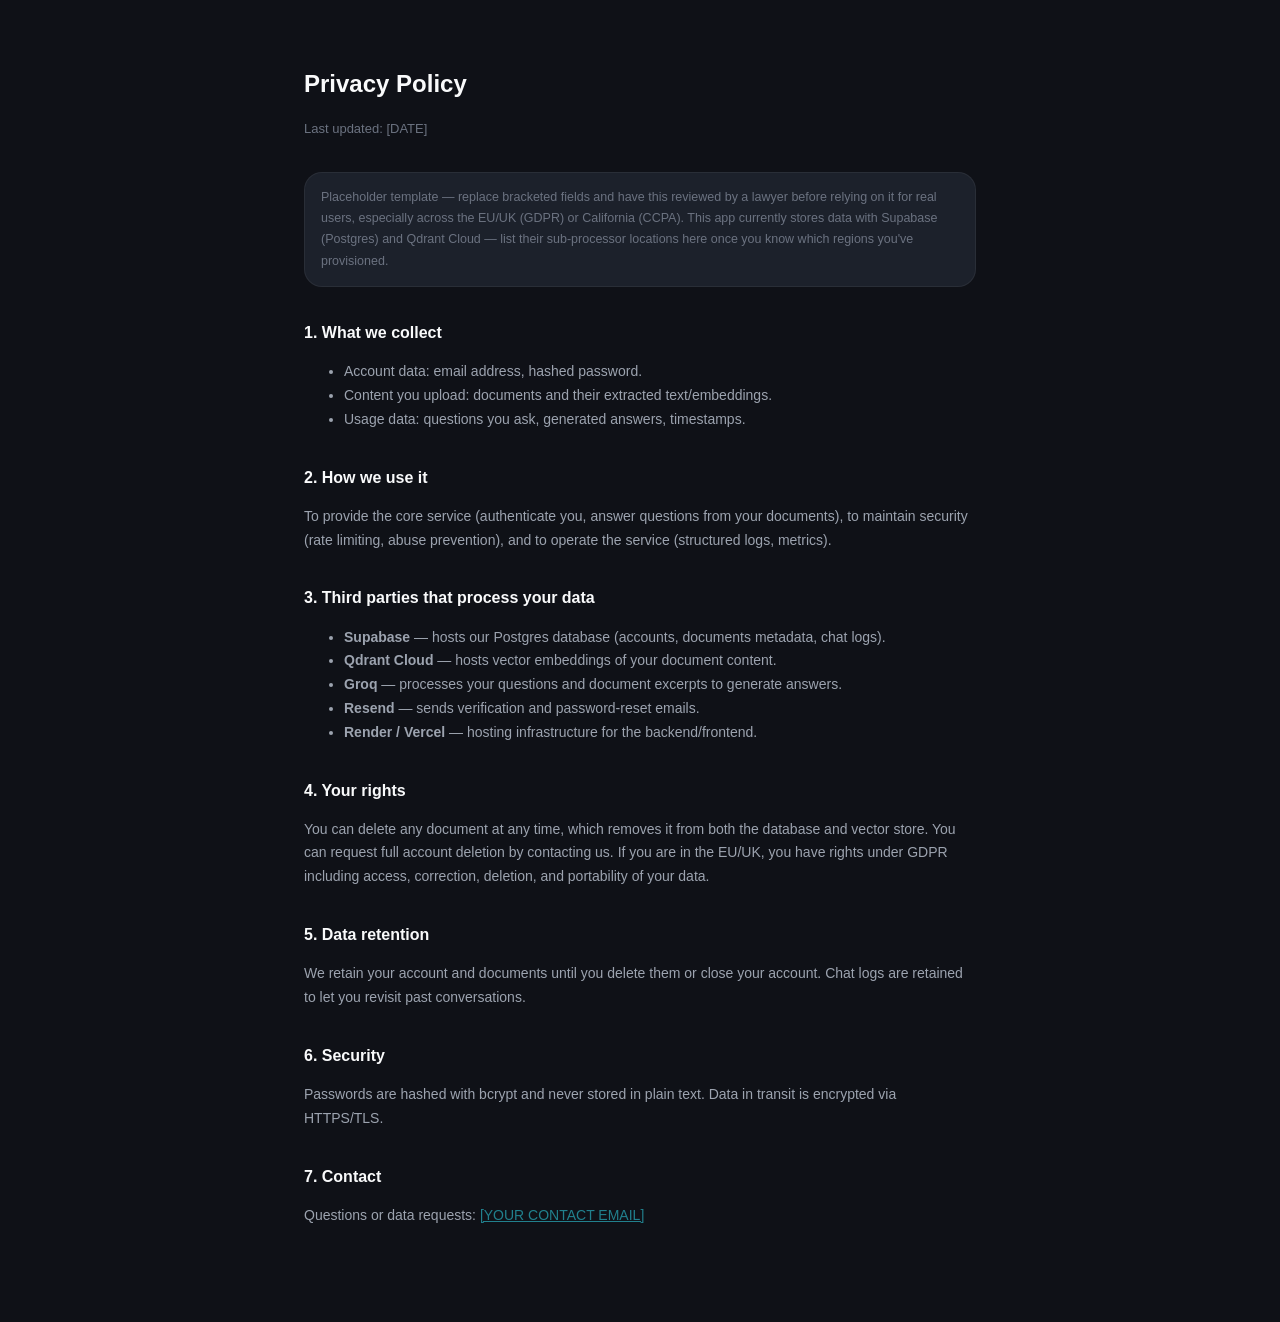
<file: frontend/privacy.html>
<!DOCTYPE html>
<html lang="en">
<head>
<meta charset="UTF-8" />
<meta name="viewport" content="width=device-width, initial-scale=1.0" />
<title>Privacy Policy — DocuMind</title>
<link rel="stylesheet" href="style.css" />
<style>
  .legal-page { max-width: 720px; margin: 0 auto; padding: 48px 24px 80px; line-height: 1.7; }
  .legal-page h1 { font-size: 24px; margin-bottom: 4px; }
  .legal-page .updated { color: var(--text-tertiary); font-size: 13px; margin-bottom: 32px; }
  .legal-page h2 { font-size: 16px; margin-top: 32px; }
  .legal-page p, .legal-page li { color: var(--text-secondary); font-size: 14px; }
  .legal-page a { color: var(--accent); }
  .legal-note {
    background: var(--bg-elevated); border: 1px solid var(--border); border-radius: var(--radius-md);
    padding: 14px 16px; font-size: 12.5px; color: var(--text-tertiary); margin-bottom: 32px;
  }
</style>
</head>
<body>
  <div class="legal-page">
    <h1>Privacy Policy</h1>
    <p class="updated">Last updated: [DATE]</p>

    <div class="legal-note">
      Placeholder template — replace bracketed fields and have this reviewed by a lawyer
      before relying on it for real users, especially across the EU/UK (GDPR) or California (CCPA).
      This app currently stores data with Supabase (Postgres) and Qdrant Cloud — list their
      sub-processor locations here once you know which regions you've provisioned.
    </div>

    <h2>1. What we collect</h2>
    <ul>
      <li>Account data: email address, hashed password.</li>
      <li>Content you upload: documents and their extracted text/embeddings.</li>
      <li>Usage data: questions you ask, generated answers, timestamps.</li>
    </ul>

    <h2>2. How we use it</h2>
    <p>To provide the core service (authenticate you, answer questions from your documents), to maintain security (rate limiting, abuse prevention), and to operate the service (structured logs, metrics).</p>

    <h2>3. Third parties that process your data</h2>
    <ul>
      <li><strong>Supabase</strong> — hosts our Postgres database (accounts, documents metadata, chat logs).</li>
      <li><strong>Qdrant Cloud</strong> — hosts vector embeddings of your document content.</li>
      <li><strong>Groq</strong> — processes your questions and document excerpts to generate answers.</li>
      <li><strong>Resend</strong> — sends verification and password-reset emails.</li>
      <li><strong>Render / Vercel</strong> — hosting infrastructure for the backend/frontend.</li>
    </ul>

    <h2>4. Your rights</h2>
    <p>You can delete any document at any time, which removes it from both the database and vector store. You can request full account deletion by contacting us. If you are in the EU/UK, you have rights under GDPR including access, correction, deletion, and portability of your data.</p>

    <h2>5. Data retention</h2>
    <p>We retain your account and documents until you delete them or close your account. Chat logs are retained to let you revisit past conversations.</p>

    <h2>6. Security</h2>
    <p>Passwords are hashed with bcrypt and never stored in plain text. Data in transit is encrypted via HTTPS/TLS.</p>

    <h2>7. Contact</h2>
    <p>Questions or data requests: <a href="mailto:[YOUR CONTACT EMAIL]">[YOUR CONTACT EMAIL]</a></p>
  </div>
</body>
</html>
</file>
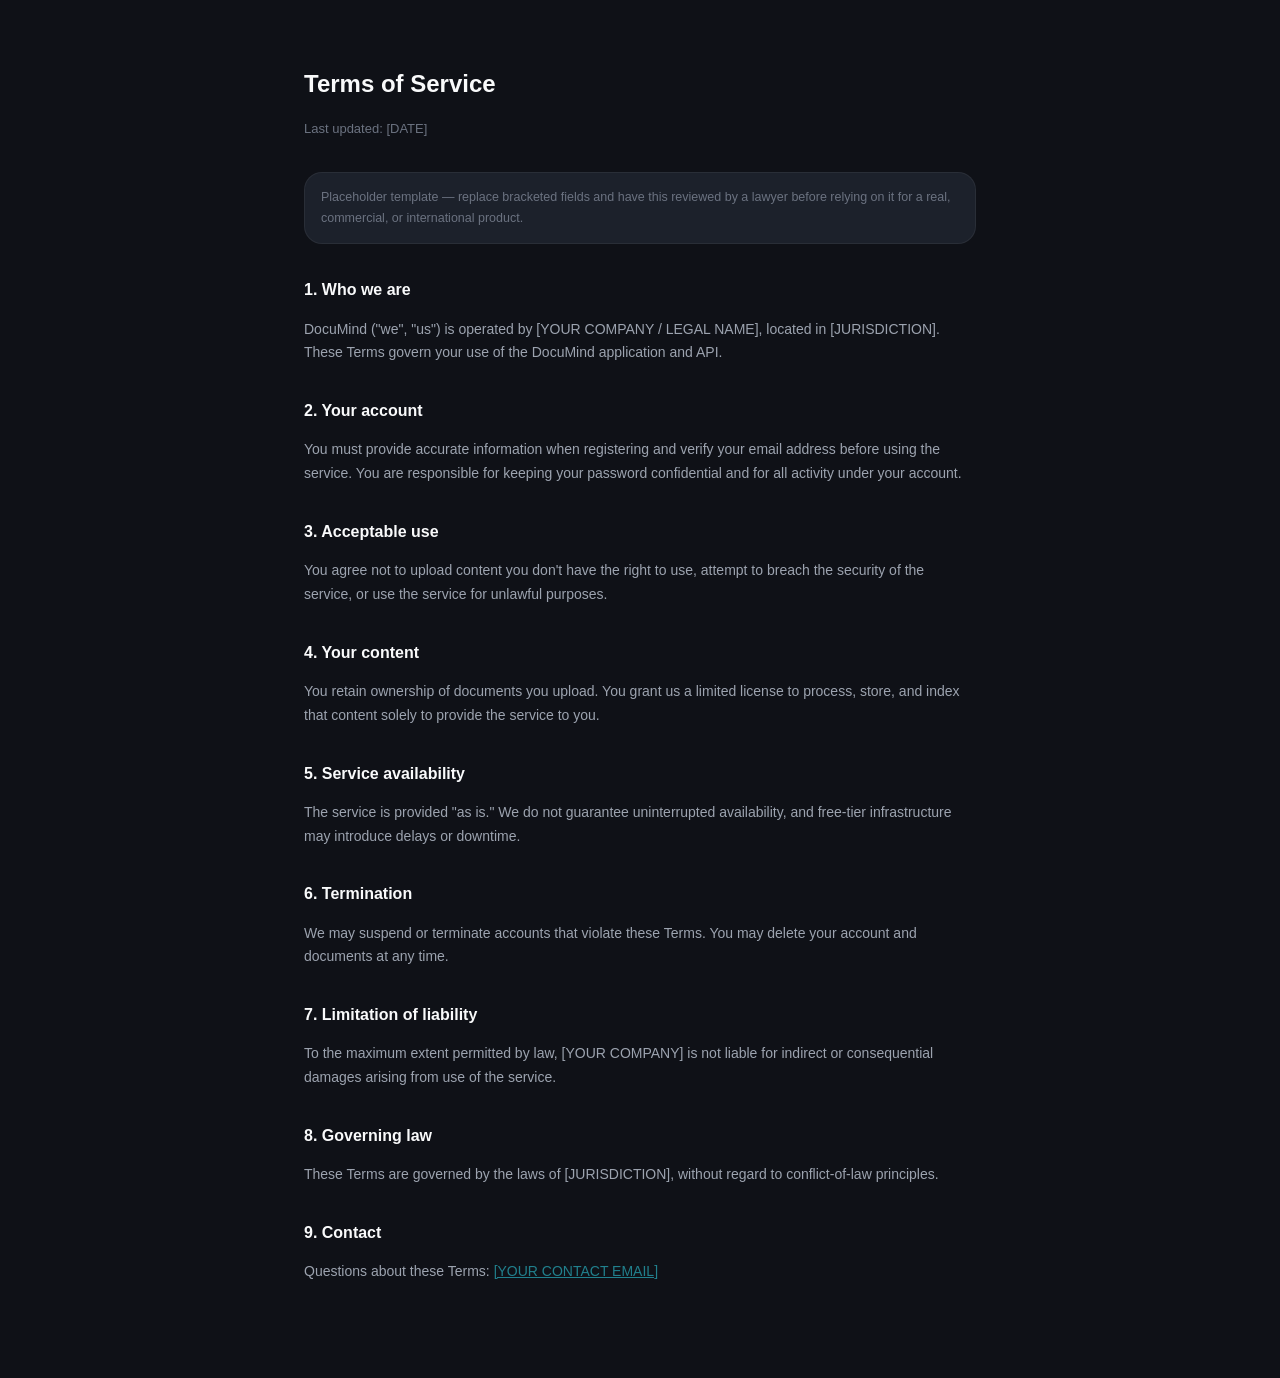
<file: frontend/terms.html>
<!DOCTYPE html>
<html lang="en">
<head>
<meta charset="UTF-8" />
<meta name="viewport" content="width=device-width, initial-scale=1.0" />
<title>Terms of Service — DocuMind</title>
<link rel="stylesheet" href="style.css" />
<style>
  .legal-page { max-width: 720px; margin: 0 auto; padding: 48px 24px 80px; line-height: 1.7; }
  .legal-page h1 { font-size: 24px; margin-bottom: 4px; }
  .legal-page .updated { color: var(--text-tertiary); font-size: 13px; margin-bottom: 32px; }
  .legal-page h2 { font-size: 16px; margin-top: 32px; }
  .legal-page p, .legal-page li { color: var(--text-secondary); font-size: 14px; }
  .legal-page a { color: var(--accent); }
  .legal-note {
    background: var(--bg-elevated); border: 1px solid var(--border); border-radius: var(--radius-md);
    padding: 14px 16px; font-size: 12.5px; color: var(--text-tertiary); margin-bottom: 32px;
  }
</style>
</head>
<body>
  <div class="legal-page">
    <h1>Terms of Service</h1>
    <p class="updated">Last updated: [DATE]</p>

    <div class="legal-note">
      Placeholder template — replace bracketed fields and have this reviewed by a lawyer
      before relying on it for a real, commercial, or international product.
    </div>

    <h2>1. Who we are</h2>
    <p>DocuMind ("we", "us") is operated by [YOUR COMPANY / LEGAL NAME], located in [JURISDICTION]. These Terms govern your use of the DocuMind application and API.</p>

    <h2>2. Your account</h2>
    <p>You must provide accurate information when registering and verify your email address before using the service. You are responsible for keeping your password confidential and for all activity under your account.</p>

    <h2>3. Acceptable use</h2>
    <p>You agree not to upload content you don't have the right to use, attempt to breach the security of the service, or use the service for unlawful purposes.</p>

    <h2>4. Your content</h2>
    <p>You retain ownership of documents you upload. You grant us a limited license to process, store, and index that content solely to provide the service to you.</p>

    <h2>5. Service availability</h2>
    <p>The service is provided "as is." We do not guarantee uninterrupted availability, and free-tier infrastructure may introduce delays or downtime.</p>

    <h2>6. Termination</h2>
    <p>We may suspend or terminate accounts that violate these Terms. You may delete your account and documents at any time.</p>

    <h2>7. Limitation of liability</h2>
    <p>To the maximum extent permitted by law, [YOUR COMPANY] is not liable for indirect or consequential damages arising from use of the service.</p>

    <h2>8. Governing law</h2>
    <p>These Terms are governed by the laws of [JURISDICTION], without regard to conflict-of-law principles.</p>

    <h2>9. Contact</h2>
    <p>Questions about these Terms: <a href="mailto:[YOUR CONTACT EMAIL]">[YOUR CONTACT EMAIL]</a></p>
  </div>
</body>
</html>
</file>
<file: frontend/style.css>
/* ============ Design tokens ============ */
/* Default (no data-theme attribute yet, e.g. before JS runs) = dark theme */
:root {
  --bg-base: #0F1117;
  --bg-surface: #171A21;
  --bg-elevated: #1C212B;
  --bg-hover: #232935;
  --border: rgba(255, 255, 255, 0.06);
  --border-soft: rgba(255, 255, 255, 0.04);

  --text-primary: #F9FAFB;
  --text-secondary: #9CA3AF;
  --text-tertiary: #6B7280;

  --accent: #21808D;
  --accent-hover: #1B6D78;
  --accent-soft: rgba(33, 128, 141, 0.14);
  --accent-border: rgba(33, 128, 141, 0.35);

  --success: #34D399;
  --success-soft: rgba(52, 211, 153, 0.12);
  --danger: #EF4444;
  --danger-soft: rgba(239, 68, 68, 0.12);
  --warning: #F59E0B;
  --warning-soft: rgba(245, 158, 11, 0.12);

  --font-ui: "Inter", -apple-system, BlinkMacSystemFont, sans-serif;
  --font-mono: "JetBrains Mono", ui-monospace, monospace;

  --radius-sm: 16px;
  --radius-md: 18px;
  --radius-lg: 24px;

  /* 8px spacing scale */
  --space-1: 8px;
  --space-2: 16px;
  --space-3: 24px;
  --space-4: 32px;
  --space-5: 40px;
  --space-6: 48px;

  /* Elevation */
  --shadow-sm: 0 2px 8px rgba(0, 0, 0, 0.24);
  --shadow-md: 0 8px 24px rgba(0, 0, 0, 0.32);
}

/* Light theme - soft neutral background, not pure white (matches Perplexity's
   approach rather than a stark white canvas). Same variable names as dark,
   so every component picks these up automatically with zero component edits. */
[data-theme="light"] {
  --bg-base: #F7F7F5;
  --bg-surface: #FFFFFF;
  --bg-elevated: #FBFBFA;
  --bg-hover: #F0F0EE;
  --border: rgba(0, 0, 0, 0.08);
  --border-soft: rgba(0, 0, 0, 0.05);

  --text-primary: #1A1D23;
  --text-secondary: #5B6270;
  --text-tertiary: #8A909C;

  --accent: #21808D;
  --accent-hover: #1B6D78;
  --accent-soft: rgba(33, 128, 141, 0.10);
  --accent-border: rgba(33, 128, 141, 0.35);

  --success: #0F9D68;
  --success-soft: rgba(15, 157, 104, 0.10);
  --danger: #DC2626;
  --danger-soft: rgba(220, 38, 38, 0.10);
  --warning: #D97706;
  --warning-soft: rgba(217, 119, 6, 0.10);

  --shadow-sm: 0 2px 8px rgba(0, 0, 0, 0.08);
  --shadow-md: 0 8px 24px rgba(0, 0, 0, 0.12);
}

/* OLED black theme - true black surfaces for OLED power savings / max contrast,
   layered via slightly-lifted elevated surfaces rather than flat black everywhere. */
[data-theme="oled"] {
  --bg-base: #000000;
  --bg-surface: #0A0A0A;
  --bg-elevated: #121212;
  --bg-hover: #1A1A1A;
  --border: rgba(255, 255, 255, 0.08);
  --border-soft: rgba(255, 255, 255, 0.05);

  --text-primary: #F9FAFB;
  --text-secondary: #9CA3AF;
  --text-tertiary: #6B7280;

  --accent: #21808D;
  --accent-hover: #2A9AA8;
  --accent-soft: rgba(33, 128, 141, 0.16);
  --accent-border: rgba(33, 128, 141, 0.4);

  --success: #34D399;
  --success-soft: rgba(52, 211, 153, 0.14);
  --danger: #EF4444;
  --danger-soft: rgba(239, 68, 68, 0.14);
  --warning: #F59E0B;
  --warning-soft: rgba(245, 158, 11, 0.14);

  --shadow-sm: 0 2px 8px rgba(0, 0, 0, 0.4);
  --shadow-md: 0 8px 24px rgba(0, 0, 0, 0.5);
}

/* Theme changes apply instantly, no jarring flash - a short transition on
   the properties that actually change color/background. */
body, .btn, .msg-bubble, .doc-item, .session-item, .field-input, .composer-input {
  transition: background-color 0.15s ease, color 0.15s ease, border-color 0.15s ease;
}

* { box-sizing: border-box; }

html, body {
  margin: 0;
  padding: 0;
  height: 100%;
  background: var(--bg-base);
  color: var(--text-primary);
  font-family: var(--font-ui);
  font-size: 14px;
  -webkit-font-smoothing: antialiased;
}

.hidden { display: none !important; }

button {
  font-family: inherit;
  cursor: pointer;
}

::-webkit-scrollbar { width: 8px; height: 8px; }
::-webkit-scrollbar-thumb { background: var(--border); border-radius: 4px; }
::-webkit-scrollbar-track { background: transparent; }

:focus-visible {
  outline: none;
  box-shadow: 0 0 0 3px var(--accent-soft);
  transition: box-shadow 0.15s ease;
  border-radius: 4px;
}

/* ============ Buttons ============ */
.btn {
  border: 1px solid transparent;
  border-radius: var(--radius-sm);
  padding: 9px 14px;
  font-size: 13.5px;
  font-weight: 600;
  transition: background 0.12s ease, border-color 0.12s ease;
}
.btn-block { width: 100%; }
.btn-primary {
  background: var(--accent);
  color: #fff;
}
.btn-primary:hover { background: var(--accent-hover); }
.btn-secondary {
  background: var(--bg-elevated);
  color: var(--text-primary);
  border-color: var(--border);
}
.btn-secondary:hover { background: var(--bg-hover); }
.btn-ghost {
  background: transparent;
  color: var(--text-primary);
  border-color: transparent;
}
.btn-ghost:hover { background: var(--bg-hover); }
.btn-sm { padding: 6px 12px; font-size: 12.5px; }
.btn-icon {
  width: 38px;
  height: 38px;
  flex-shrink: 0;
  border-radius: var(--radius-sm);
  background: var(--bg-surface);
  border: 1px solid var(--border);
  color: var(--text-secondary);
  font-size: 15px;
  display: flex;
  align-items: center;
  justify-content: center;
  transition: background 0.15s ease, color 0.15s ease;
}
.btn-icon:hover { background: var(--bg-hover); color: var(--text-primary); }

/* Button ripple - a single expanding circle from the click point, JS-triggered */
.btn { position: relative; overflow: hidden; }
.btn-ripple {
  position: absolute;
  border-radius: 50%;
  background: rgba(255, 255, 255, 0.35);
  transform: scale(0);
  animation: ripple-expand 0.5s ease-out;
  pointer-events: none;
}
@keyframes ripple-expand {
  to { transform: scale(2.5); opacity: 0; }
}

/* ============ Landing page ============ */
.landing-screen {
  min-height: 100vh;
  background: var(--bg-base);
  overflow-x: hidden;
}
.landing-nav {
  display: flex;
  align-items: center;
  justify-content: space-between;
  padding: 20px 40px;
  max-width: 1100px;
  margin: 0 auto;
}
.landing-nav-actions {
  display: flex;
  gap: 10px;
}

.landing-hero {
  position: relative;
  text-align: center;
  max-width: 720px;
  margin: 0 auto;
  padding: var(--space-6) var(--space-3) var(--space-5);
  overflow: hidden;
}
.landing-hero-bg {
  position: absolute;
  inset: -40% -20%;
  z-index: -1;
  background:
    radial-gradient(circle at 25% 30%, rgba(33, 128, 141, 0.22), transparent 45%),
    radial-gradient(circle at 75% 60%, rgba(33, 128, 141, 0.14), transparent 50%);
  filter: blur(40px);
  animation: landing-gradient-drift 16s ease-in-out infinite alternate;
}
@keyframes landing-gradient-drift {
  0% { transform: translate(0, 0) scale(1); }
  100% { transform: translate(3%, -3%) scale(1.05); }
}
.landing-hero::after {
  /* subtle noise texture, pure CSS, no image asset */
  content: "";
  position: absolute;
  inset: 0;
  z-index: -1;
  opacity: 0.03;
  background-image: url("data:image/svg+xml,%3Csvg xmlns='http://www.w3.org/2000/svg' width='80' height='80'%3E%3Cfilter id='n'%3E%3CfeTurbulence type='fractalNoise' baseFrequency='0.9' numOctaves='2' stitchTiles='stitch'/%3E%3C/filter%3E%3Crect width='100%25' height='100%25' filter='url(%23n)'/%3E%3C/svg%3E");
}
.landing-headline {
  font-size: clamp(28px, 5vw, 44px);
  font-weight: 700;
  letter-spacing: -0.02em;
  margin: 0 0 var(--space-2);
  color: var(--text-primary);
}
.landing-subheadline {
  font-size: clamp(14px, 2vw, 16px);
  color: var(--text-secondary);
  max-width: 520px;
  margin: 0 auto var(--space-4);
  line-height: 1.6;
}
.landing-hero-composer {
  display: flex;
  gap: 10px;
  max-width: 560px;
  margin: 0 auto;
}
.landing-hero-composer .field-input { flex: 1; margin: 0; }

.landing-section {
  max-width: 1000px;
  margin: 0 auto;
  padding: var(--space-5) var(--space-3);
}
.landing-section-title {
  text-align: center;
  font-size: clamp(20px, 3vw, 26px);
  margin: 0 0 var(--space-4);
  color: var(--text-primary);
}
.landing-cards {
  display: grid;
  grid-template-columns: repeat(3, 1fr);
  gap: var(--space-3);
}
.landing-card {
  background: var(--bg-surface);
  border: 1px solid var(--border);
  border-radius: var(--radius-md);
  padding: var(--space-3);
  transition: transform 0.15s ease, box-shadow 0.15s ease;
}
.landing-card:hover { transform: translateY(-2px); box-shadow: var(--shadow-md); }
.landing-card-icon { font-size: 24px; margin-bottom: var(--space-1); }
.landing-card h3 { margin: 0 0 6px; font-size: 15px; color: var(--text-primary); }
.landing-card p { margin: 0; font-size: 13px; color: var(--text-secondary); line-height: 1.6; }

.landing-cta {
  text-align: center;
  padding: var(--space-6) var(--space-3);
  max-width: 640px;
  margin: 0 auto;
}
.landing-cta h2 {
  font-size: clamp(20px, 3vw, 26px);
  margin: 0 0 var(--space-3);
  color: var(--text-primary);
}
.landing-cta-btn { padding: 12px 28px; font-size: 15px; }

.landing-footer {
  border-top: 1px solid var(--border);
  padding: var(--space-4) 40px;
  max-width: 1100px;
  margin: 0 auto;
  display: flex;
  align-items: center;
  justify-content: space-between;
  flex-wrap: wrap;
  gap: var(--space-2);
}
.landing-footer-links {
  display: flex;
  gap: var(--space-3);
}
.landing-footer-links a {
  color: var(--text-secondary);
  text-decoration: none;
  font-size: 13px;
}
.landing-footer-links a:hover { color: var(--text-primary); }

/* ============ Auth screen ============ */
.auth-screen {
  min-height: 100vh;
  display: flex;
  align-items: center;
  justify-content: center;
  background:
    radial-gradient(circle at 20% 15%, rgba(76,126,243,0.08), transparent 40%),
    var(--bg-base);
}
.auth-card {
  width: 380px;
  background: var(--bg-surface);
  border: 1px solid var(--border);
  border-radius: var(--radius-lg);
  padding: 32px;
}
.auth-brand {
  display: flex;
  align-items: center;
  gap: 10px;
  margin-bottom: 6px;
}
.auth-brand-link {
  background: transparent;
  border: none;
  padding: 0;
  cursor: pointer;
  text-align: left;
}
.brand-mark {
  display: inline-flex;
  align-items: center;
  justify-content: center;
  width: 28px;
  height: 28px;
  border-radius: 8px;
  background: var(--accent);
  color: #fff;
  font-weight: 700;
  font-size: 14px;
  flex-shrink: 0;
}
.brand-name {
  font-weight: 700;
  font-size: 16px;
  letter-spacing: -0.01em;
}
.auth-subtitle {
  color: var(--text-secondary);
  font-size: 13px;
  margin: 0 0 20px;
}
.auth-tabs {
  display: flex;
  gap: 4px;
  background: var(--bg-elevated);
  border: 1px solid var(--border);
  border-radius: var(--radius-sm);
  padding: 3px;
  margin-bottom: 20px;
}
.auth-tab {
  flex: 1;
  background: transparent;
  border: none;
  border-radius: 5px;
  padding: 7px 0;
  font-size: 13px;
  font-weight: 600;
  color: var(--text-secondary);
}
.auth-tab.is-active {
  background: var(--accent);
  color: #fff;
}
.field-label {
  display: block;
  font-size: 12px;
  font-weight: 600;
  color: var(--text-secondary);
  margin: 14px 0 6px;
}
.field-input {
  width: 100%;
  background: var(--bg-elevated);
  border: 1px solid var(--border);
  border-radius: var(--radius-sm);
  padding: 9px 11px;
  color: var(--text-primary);
  font-size: 13.5px;
  font-family: inherit;
}
.field-input:focus {
  border-color: var(--accent-border);
  outline: none;
  box-shadow: 0 0 0 3px var(--accent-soft);
}
.auth-submit-spacer { margin-top: 20px; }
#auth-submit { margin-top: 10px; }
.auth-message {
  font-size: 12.5px;
  margin: 10px 2px 0;
  min-height: 16px;
  line-height: 1.5;
}
.auth-message.is-error { color: var(--danger); }
.auth-message.is-success { color: var(--success); }

.field-row {
  display: flex;
  justify-content: flex-end;
  margin-top: 6px;
}
.field-link {
  font-size: 12px;
  color: var(--text-secondary);
  text-decoration: none;
}
.field-link:hover { color: var(--accent); }
.back-link {
  display: block;
  text-align: center;
  margin-top: 14px;
}

.tos-row {
  display: flex;
  align-items: flex-start;
  gap: 8px;
  margin: 14px 2px 18px;
  font-size: 12px;
  color: var(--text-secondary);
  line-height: 1.5;
  cursor: pointer;
}
.tos-row input[type="checkbox"] {
  margin-top: 2px;
  flex-shrink: 0;
}
.tos-row a { color: var(--accent); text-decoration: none; }
.tos-row a:hover { text-decoration: underline; }

#resend-verification-btn { margin-top: 10px; }

/* ============ App shell ============ */
.app-shell {
  display: flex;
  height: 100vh;
  overflow: hidden;
  position: relative;
}
.app-shell.is-dragging::after {
  content: "Drop to upload";
  position: absolute;
  inset: 8px;
  border: 2px dashed var(--accent);
  border-radius: var(--radius-md);
  background: rgba(33, 128, 141, 0.08);
  display: flex;
  align-items: center;
  justify-content: center;
  font-size: 15px;
  font-weight: 600;
  color: var(--accent);
  z-index: 100;
  pointer-events: none;
}

/* Sidebar */
.sidebar {
  width: 280px;
  flex-shrink: 0;
  background: var(--bg-surface);
  border-right: 1px solid var(--border);
  display: flex;
  flex-direction: column;
  padding: 16px 14px;
  overflow: hidden;
}
.sidebar-brand {
  display: flex;
  align-items: center;
  gap: 9px;
  padding: 4px 4px 16px;
}
.sidebar-new-chat { margin-bottom: 18px; }

.sidebar-section {
  display: flex;
  flex-direction: column;
  min-height: 0;
}
.sidebar-section:first-of-type { flex: 1 1 auto; margin-bottom: 14px; }
.sidebar-section-docs {
  flex: 0 0 auto;
  border-top: 1px solid var(--border-soft);
  padding-top: 14px;
  max-height: 42%;
}
.sidebar-section-label {
  font-size: 11px;
  font-weight: 700;
  letter-spacing: 0.05em;
  text-transform: uppercase;
  color: var(--text-tertiary);
  padding: 0 6px 8px;
  flex-shrink: 0;
}
.sidebar-search-input {
  width: 100%;
  background: var(--bg-elevated);
  border: 1px solid var(--border);
  border-radius: var(--radius-sm);
  padding: 6px 10px;
  color: var(--text-primary);
  font-size: 12.5px;
  font-family: inherit;
  margin-bottom: 8px;
  flex-shrink: 0;
}
.sidebar-search-input:focus { border-color: var(--accent-border); outline: none; }

.empty-hint {
  color: var(--text-tertiary);
  font-size: 12.5px;
  padding: 6px;
  margin: 0;
}

/* Session list */
.session-list {
  overflow-y: auto;
  display: flex;
  flex-direction: column;
  gap: 2px;
  min-height: 0;
}
.session-item {
  position: relative;
  display: flex;
  flex-direction: column;
  gap: 2px;
  padding: 8px 28px 8px 10px;
  border-radius: var(--radius-sm);
  cursor: pointer;
  transition: transform 0.15s ease, box-shadow 0.15s ease, background 0.15s ease;
}
.session-item:hover { background: var(--bg-hover); transform: translateY(-1px); box-shadow: var(--shadow-sm); }
.session-item.is-active {
  background: var(--accent-soft);
  border: 1px solid var(--accent-border);
  padding: 7px 27px 7px 9px;
}
.session-title {
  font-size: 13px;
  font-weight: 500;
  white-space: nowrap;
  overflow: hidden;
  text-overflow: ellipsis;
}
.session-rename-input {
  width: 100%;
  background: var(--bg-elevated);
  border: 1px solid var(--accent-border);
  border-radius: 4px;
  padding: 1px 6px;
  font-size: 13px;
  font-weight: 500;
  color: var(--text-primary);
  font-family: inherit;
}
.session-meta {
  font-size: 11px;
  color: var(--text-tertiary);
  font-family: var(--font-mono);
}
.session-snippet {
  display: block;
  font-size: 11.5px;
  color: var(--text-secondary);
  overflow: hidden;
  text-overflow: ellipsis;
  white-space: nowrap;
  margin-top: 1px;
}
.session-delete {
  position: absolute;
  right: 6px;
  top: 50%;
  transform: translateY(-50%);
  background: transparent;
  border: none;
  color: var(--text-tertiary);
  font-size: 13px;
  padding: 4px 6px;
  border-radius: 4px;
  opacity: 0;
  transition: opacity 0.12s ease;
}
.session-item:hover .session-delete { opacity: 1; }
.session-delete:hover { color: var(--danger); background: var(--danger-soft); }

/* Doc list */
.doc-upload { margin-bottom: 10px; }
.file-input {
  width: 100%;
  font-size: 11.5px;
  color: var(--text-secondary);
  margin-bottom: 8px;
}
.upload-status {
  font-size: 11.5px;
  color: var(--text-tertiary);
  margin: 6px 2px 0;
  min-height: 14px;
}
.doc-list {
  overflow-y: auto;
  display: flex;
  flex-direction: column;
  gap: 4px;
}
.doc-item {
  position: relative;
  display: flex;
  align-items: center;
  gap: 8px;
  padding: 7px 28px 7px 10px;
  border-radius: var(--radius-sm);
  border-left: 3px solid var(--border);
  background: var(--bg-elevated);
  cursor: pointer;
  transition: transform 0.15s ease, box-shadow 0.15s ease;
}
.doc-item:hover { transform: translateY(-1px); box-shadow: var(--shadow-sm); }
.doc-item.is-ready { border-left-color: var(--success); }
.doc-item.is-processing { border-left-color: var(--warning); }
.doc-item.is-failed { border-left-color: var(--danger); }
.doc-item.is-scoped {
  background: var(--accent-soft);
}
.doc-name {
  flex: 1;
  font-size: 12.5px;
  white-space: nowrap;
  overflow: hidden;
  text-overflow: ellipsis;
}
.doc-status {
  font-size: 10.5px;
  font-weight: 600;
  font-family: var(--font-mono);
  text-transform: uppercase;
  letter-spacing: 0.03em;
  flex-shrink: 0;
}
.doc-status.is-ready { color: var(--success); }
.doc-status.is-processing { color: var(--warning); }
.doc-status.is-failed { color: var(--danger); }
.doc-delete {
  position: absolute;
  right: 5px;
  top: 50%;
  transform: translateY(-50%);
  background: transparent;
  border: none;
  color: var(--text-tertiary);
  font-size: 12.5px;
  padding: 4px 5px;
  border-radius: 4px;
  opacity: 0;
  transition: opacity 0.12s ease;
}
.doc-item:hover .doc-delete { opacity: 1; }
.doc-delete:hover { color: var(--danger); background: var(--danger-soft); }

/* Main column */
.main-column {
  flex: 1;
  display: flex;
  flex-direction: column;
  min-width: 0;
}
.topbar {
  height: 56px;
  flex-shrink: 0;
  display: flex;
  align-items: center;
  justify-content: space-between;
  padding: 0 20px;
  border-bottom: 1px solid var(--border);
  background: var(--bg-base);
}
.topbar-title {
  font-size: 13.5px;
  font-weight: 600;
  color: var(--text-secondary);
}
.topbar-title span#scope-label {
  color: var(--text-primary);
}

.topbar-right {
  display: flex;
  align-items: center;
  gap: 10px;
}

.user-menu { position: relative; }
.user-avatar-btn {
  width: 32px;
  height: 32px;
  border-radius: 50%;
  background: var(--accent);
  color: #fff;
  border: none;
  font-weight: 700;
  font-size: 13px;
  display: flex;
  align-items: center;
  justify-content: center;
}
.user-dropdown {
  position: absolute;
  right: 0;
  top: 40px;
  width: 220px;
  background: rgba(28, 33, 43, 0.85);
  border: 1px solid var(--border);
  border-radius: var(--radius-md);
  padding: 6px;
  z-index: 20;
  box-shadow: var(--shadow-md);
  backdrop-filter: blur(12px);
  -webkit-backdrop-filter: blur(12px);
}
@supports not ((backdrop-filter: blur(1px)) or (-webkit-backdrop-filter: blur(1px))) {
  .user-dropdown { background: var(--bg-elevated); }
}
.user-dropdown-email {
  font-size: 12.5px;
  color: var(--text-secondary);
  padding: 8px 10px;
  word-break: break-all;
  font-family: var(--font-mono);
}
.user-dropdown-divider {
  height: 1px;
  background: var(--border);
  margin: 4px 0;
}
.user-dropdown-item {
  width: 100%;
  text-align: left;
  background: transparent;
  border: none;
  color: var(--text-primary);
  font-size: 13px;
  font-weight: 600;
  padding: 8px 10px;
  border-radius: var(--radius-sm);
}
.user-dropdown-item:hover { background: var(--bg-hover); }
.user-dropdown-item.is-danger { color: var(--danger); }
.user-dropdown-item.is-danger:hover { background: var(--danger-soft); }

/* Chat */
.chat-log {
  flex: 1;
  overflow-y: auto;
  padding: 24px 28px;
  display: flex;
  flex-direction: column;
  gap: 16px;
}
.chat-empty-state {
  margin: auto;
  text-align: center;
  max-width: 380px;
  color: var(--text-secondary);
}
.chat-empty-icon { font-size: clamp(24px, 4vw, 32px); margin-bottom: var(--space-1); }
.chat-empty-state h2 {
  font-size: clamp(18px, 2.5vw, 22px);
  color: var(--text-primary);
  margin: 0 0 8px;
}
.chat-empty-state p { font-size: 13px; line-height: 1.5; margin: 0; }

.msg-row { display: flex; align-items: flex-end; gap: 8px; }
.msg-row.is-user { justify-content: flex-end; }

.msg-actions {
  display: flex;
  flex-direction: column;
  gap: 4px;
  opacity: 0;
  transition: opacity 0.15s ease;
  flex-shrink: 0;
}
.msg-row:hover .msg-actions { opacity: 1; }
.msg-action-btn {
  background: var(--bg-elevated);
  border: 1px solid var(--border);
  border-radius: 6px;
  font-size: 11px;
  padding: 4px 9px;
  color: var(--text-tertiary);
  white-space: nowrap;
  transition: color 0.15s ease, border-color 0.15s ease;
}
.msg-action-btn:hover { color: var(--text-primary); border-color: var(--accent-border); }
.msg-action-btn.is-continue { color: var(--accent); border-color: var(--accent-border); }

.suggested-prompts {
  display: flex;
  flex-wrap: wrap;
  gap: 8px;
  justify-content: center;
  margin-top: var(--space-2);
}
.suggested-prompt {
  background: var(--bg-elevated);
  border: 1px solid var(--border);
  border-radius: var(--radius-sm);
  padding: 8px 14px;
  font-size: 12.5px;
  color: var(--text-secondary);
  transition: border-color 0.15s ease, color 0.15s ease;
}
.suggested-prompt:hover { border-color: var(--accent-border); color: var(--text-primary); }

.recent-conversations-hint {
  margin-top: var(--space-3);
  font-size: 12px;
  color: var(--text-tertiary);
  display: flex;
  flex-direction: column;
  gap: 6px;
  align-items: center;
}
.recent-conversations-hint button {
  background: transparent;
  border: none;
  color: var(--accent);
  cursor: pointer;
  font-size: 12px;
  padding: 0;
  text-decoration: underline;
}
.msg-bubble {
  max-width: 640px;
  padding: 11px 15px;
  border-radius: var(--radius-md);
  font-size: 14px;
  line-height: 1.55;
}
.msg-row.is-user .msg-bubble {
  background: var(--accent);
  color: #fff;
  border-bottom-right-radius: 3px;
}
.msg-row.is-assistant .msg-bubble {
  background: var(--bg-surface);
  border: 1px solid var(--border);
  border-bottom-left-radius: 3px;
}
.msg-row.is-system .msg-bubble {
  background: transparent;
  color: var(--text-tertiary);
  font-size: 12.5px;
  border: 1px dashed var(--border);
}

/* Rendered markdown content inside assistant bubbles */
.msg-bubble p { margin: 0 0 8px; }
.msg-bubble p:last-child { margin-bottom: 0; }
.msg-bubble ul, .msg-bubble ol { margin: 0 0 8px; padding-left: 20px; }
.msg-bubble li { margin-bottom: 3px; }
.msg-bubble a { color: var(--accent); }
.msg-bubble blockquote {
  margin: 8px 0;
  padding: 4px 12px;
  border-left: 3px solid var(--accent-border);
  color: var(--text-secondary);
}
.msg-bubble table {
  border-collapse: collapse;
  margin: 8px 0;
  font-size: 13px;
  width: 100%;
}
.msg-bubble th, .msg-bubble td {
  border: 1px solid var(--border);
  padding: 6px 10px;
  text-align: left;
}
.msg-bubble th { background: var(--bg-elevated); font-weight: 600; }
.msg-bubble code {
  font-family: var(--font-mono);
  background: var(--bg-elevated);
  border-radius: 4px;
  padding: 2px 5px;
  font-size: 0.9em;
}
.msg-bubble pre {
  position: relative;
  background: var(--bg-elevated);
  border: 1px solid var(--border);
  border-radius: var(--radius-sm);
  padding: 12px 14px;
  margin: 8px 0;
  overflow-x: auto;
}
.msg-bubble pre code {
  background: none;
  padding: 0;
  font-size: 12.5px;
}
.msg-row.is-user .msg-bubble code { background: rgba(255, 255, 255, 0.2); }
.code-copy-btn {
  position: absolute;
  top: 6px;
  right: 6px;
  background: var(--bg-hover);
  border: 1px solid var(--border);
  border-radius: 6px;
  font-size: 10.5px;
  padding: 3px 8px;
  color: var(--text-tertiary);
  opacity: 0;
  transition: opacity 0.15s ease;
}
.msg-bubble pre:hover .code-copy-btn { opacity: 1; }
.code-copy-btn:hover { color: var(--text-primary); }

.typing-cursor {
  display: inline-block;
  animation: cursor-blink 1s step-start infinite;
  color: var(--accent);
}
@keyframes cursor-blink {
  50% { opacity: 0; }
}

.source-list {
  display: flex;
  flex-wrap: wrap;
  gap: 6px;
  margin: 4px 0 0 2px;
  max-width: 640px;
}
.source-pill {
  display: inline-flex;
  align-items: center;
  gap: 6px;
  background: var(--bg-elevated);
  border: 1px solid var(--border);
  border-radius: 999px;
  padding: 4px 10px 4px 4px;
  font-size: 11.5px;
  color: var(--text-secondary);
  transition: transform 0.15s ease, border-color 0.15s ease, color 0.15s ease;
}
.source-pill:hover { border-color: var(--accent-border); color: var(--text-primary); transform: translateY(-1px); }
.source-pill-bar {
  width: 26px;
  height: 4px;
  border-radius: 2px;
  background: var(--border);
  overflow: hidden;
  flex-shrink: 0;
}
.source-pill-bar-fill {
  height: 100%;
  background: var(--accent);
}
.source-pill-name {
  font-family: var(--font-mono);
  max-width: 140px;
  overflow: hidden;
  text-overflow: ellipsis;
  white-space: nowrap;
}

/* Composer */
.composer {
  flex-shrink: 0;
  display: flex;
  align-items: flex-end;
  gap: 10px;
  padding: 16px 20px;
  border-top: 1px solid var(--border);
  background: var(--bg-base);
}
.composer-input {
  flex: 1;
  background: var(--bg-surface);
  border: 1px solid var(--border);
  border-radius: var(--radius-sm);
  padding: 11px 14px;
  color: var(--text-primary);
  font-size: clamp(13.5px, 1.4vw, 15px);
  font-family: inherit;
  resize: none;
  max-height: 160px;
  overflow-y: auto;
  line-height: 1.5;
}
.composer-input:focus { border-color: var(--accent-border); outline: none; box-shadow: 0 0 0 3px var(--accent-soft); }
.composer-send { padding: 0 22px; align-self: flex-end; }

/* Scroll-to-latest floating button */
.scroll-to-latest-wrap {
  position: relative;
  height: 0;
}
.scroll-to-latest-btn {
  position: absolute;
  bottom: 10px;
  left: 50%;
  transform: translateX(-50%);
  background: var(--bg-elevated);
  border: 1px solid var(--border);
  color: var(--text-secondary);
  border-radius: 999px;
  padding: 6px 14px;
  font-size: 12px;
  font-weight: 600;
  box-shadow: var(--shadow-sm);
  z-index: 5;
}
.scroll-to-latest-btn:hover { color: var(--text-primary); border-color: var(--accent-border); }

/* ============ Modal ============ */
.modal-backdrop {
  position: fixed;
  inset: 0;
  background: rgba(5, 7, 12, 0.55);
  backdrop-filter: blur(4px);
  -webkit-backdrop-filter: blur(4px);
  display: flex;
  align-items: center;
  justify-content: center;
  /* Above the mobile sidebar overlay (150) and context menu (150), so
     opening Settings/a source/the command palette always takes precedence
     even if the mobile sidebar drawer is still open - below toasts (200),
     which should stay visible over everything, including modals. */
  z-index: 160;
}
.modal-card {
  width: 560px;
  max-height: 80vh;
  background: rgba(28, 33, 43, 0.9);
  border: 1px solid var(--border);
  border-radius: var(--radius-lg);
  padding: 20px;
  display: flex;
  flex-direction: column;
  gap: 14px;
  box-shadow: var(--shadow-md);
  backdrop-filter: blur(12px);
  -webkit-backdrop-filter: blur(12px);
}
@supports not ((backdrop-filter: blur(1px)) or (-webkit-backdrop-filter: blur(1px))) {
  .modal-card { background: var(--bg-elevated); }
}
.modal-header {
  display: flex;
  align-items: flex-start;
  justify-content: space-between;
}
.modal-filename {
  font-family: var(--font-mono);
  font-size: 13.5px;
  font-weight: 600;
}
.modal-meta {
  font-size: 11.5px;
  color: var(--text-tertiary);
  margin-top: 3px;
}
.modal-close {
  background: transparent;
  border: none;
  color: var(--text-secondary);
  font-size: 14px;
  padding: 4px 8px;
  border-radius: 6px;
}
.modal-close:hover { background: var(--bg-hover); color: var(--text-primary); }
.modal-relevance {
  display: flex;
  align-items: center;
  gap: 10px;
}
.modal-relevance-track {
  flex: 1;
  height: 6px;
  border-radius: 3px;
  background: var(--border);
  overflow: hidden;
}
.modal-relevance-fill { height: 100%; background: var(--accent); }
.modal-relevance-pct {
  font-family: var(--font-mono);
  font-size: 12px;
  color: var(--text-secondary);
  flex-shrink: 0;
}
.modal-confidence-badge {
  font-size: 11px;
  font-weight: 600;
  padding: 2px 8px;
  border-radius: 999px;
  flex-shrink: 0;
}
.modal-confidence-badge.is-strong { background: var(--success-soft); color: var(--success); }
.modal-confidence-badge.is-good { background: var(--accent-soft); color: var(--accent); }
.modal-confidence-badge.is-moderate { background: var(--warning-soft); color: var(--warning); }
.modal-confidence-badge.is-weak { background: var(--danger-soft); color: var(--danger); }
.modal-body {
  overflow-y: auto;
  font-size: 13.5px;
  line-height: 1.6;
  color: var(--text-primary);
  white-space: pre-wrap;
}
#source-modal-copy { align-self: flex-start; flex-shrink: 0; }

/* ============ Toasts ============ */
.toast-container {
  position: fixed;
  bottom: 20px;
  right: 20px;
  z-index: 200;
  display: flex;
  flex-direction: column;
  gap: 8px;
  pointer-events: none;
}
.toast {
  background: var(--bg-elevated);
  border: 1px solid var(--border);
  border-left: 3px solid var(--accent);
  border-radius: var(--radius-sm);
  padding: 10px 16px;
  font-size: 13px;
  color: var(--text-primary);
  box-shadow: var(--shadow-md);
  max-width: 320px;
  pointer-events: auto;
}
.toast.is-success { border-left-color: var(--success); }
.toast.is-error { border-left-color: var(--danger); }
.toast.is-warning { border-left-color: var(--warning); }

/* ============ Settings modal ============ */
.settings-card {
  width: 640px;
  max-width: 92vw;
  max-height: 84vh;
}
.settings-body {
  display: flex;
  gap: var(--space-3);
  overflow: hidden;
}
.settings-tabs {
  flex-shrink: 0;
  width: 150px;
  display: flex;
  flex-direction: column;
  gap: 2px;
}
.settings-tab {
  text-align: left;
  background: transparent;
  border: none;
  border-radius: var(--radius-sm);
  padding: 8px 12px;
  font-size: 13px;
  color: var(--text-secondary);
}
.settings-tab:hover { background: var(--bg-hover); color: var(--text-primary); }
.settings-tab.is-active { background: var(--accent-soft); color: var(--text-primary); font-weight: 600; }
.settings-panel {
  flex: 1;
  overflow-y: auto;
  padding-right: 4px;
}
.settings-panel.hidden { display: none; }
.settings-section-label {
  font-size: 11px;
  font-weight: 700;
  letter-spacing: 0.05em;
  text-transform: uppercase;
  color: var(--text-tertiary);
  margin: var(--space-2) 0 8px;
}
.settings-section-label:first-child { margin-top: 0; }
.theme-options {
  display: grid;
  grid-template-columns: repeat(4, 1fr);
  gap: 8px;
}
.theme-option {
  border: 1px solid var(--border);
  border-radius: var(--radius-sm);
  padding: 10px 6px;
  text-align: center;
  font-size: 11.5px;
  color: var(--text-secondary);
  background: var(--bg-surface);
}
.theme-option:hover { border-color: var(--accent-border); }
.theme-option.is-active { border-color: var(--accent); color: var(--text-primary); background: var(--accent-soft); }
.theme-option-swatch {
  width: 100%;
  height: 32px;
  border-radius: 8px;
  margin-bottom: 6px;
  border: 1px solid var(--border);
}
.settings-row {
  display: flex;
  justify-content: space-between;
  align-items: center;
  padding: 8px 0;
  font-size: 13px;
  color: var(--text-secondary);
  border-bottom: 1px solid var(--border-soft);
}
.settings-row:last-child { border-bottom: none; }
.settings-row-value { color: var(--text-primary); font-family: var(--font-mono); font-size: 12px; }
.shortcut-key {
  font-family: var(--font-mono);
  background: var(--bg-elevated);
  border: 1px solid var(--border);
  border-radius: 4px;
  padding: 2px 6px;
  font-size: 11px;
}

/* ============ Command palette ============ */
#command-palette {
  align-items: flex-start;
  padding-top: 12vh;
}
.command-palette-card {
  width: 560px;
  max-width: 90vw;
  max-height: 60vh;
  background: rgba(28, 33, 43, 0.95);
  border: 1px solid var(--border);
  border-radius: var(--radius-lg);
  box-shadow: var(--shadow-md);
  backdrop-filter: blur(12px);
  -webkit-backdrop-filter: blur(12px);
  display: flex;
  flex-direction: column;
  overflow: hidden;
}
@supports not ((backdrop-filter: blur(1px)) or (-webkit-backdrop-filter: blur(1px))) {
  .command-palette-card { background: var(--bg-elevated); }
}
.command-palette-input {
  border: none;
  border-bottom: 1px solid var(--border);
  background: transparent;
  padding: 16px 20px;
  font-size: 15px;
  color: var(--text-primary);
  font-family: inherit;
  flex-shrink: 0;
}
.command-palette-input:focus { outline: none; }
.command-palette-results {
  overflow-y: auto;
  padding: 8px;
}
.command-palette-group-label {
  font-size: 10.5px;
  font-weight: 700;
  letter-spacing: 0.05em;
  text-transform: uppercase;
  color: var(--text-tertiary);
  padding: 10px 12px 4px;
}
.command-palette-item {
  display: flex;
  justify-content: space-between;
  align-items: center;
  padding: 9px 12px;
  border-radius: var(--radius-sm);
  cursor: pointer;
  font-size: 13.5px;
  color: var(--text-primary);
}
.command-palette-item:hover,
.command-palette-item.is-active { background: var(--accent-soft); }
.command-palette-item-label {
  overflow: hidden;
  text-overflow: ellipsis;
  white-space: nowrap;
}
.command-palette-item-hint {
  font-size: 11px;
  color: var(--text-tertiary);
  font-family: var(--font-mono);
  flex-shrink: 0;
  margin-left: 12px;
}

/* ============ Context menu ============ */
.context-menu {
  position: fixed;
  background: rgba(28, 33, 43, 0.95);
  border: 1px solid var(--border);
  border-radius: var(--radius-sm);
  padding: 4px;
  box-shadow: var(--shadow-md);
  z-index: 150;
  min-width: 150px;
  backdrop-filter: blur(12px);
  -webkit-backdrop-filter: blur(12px);
}
.context-menu-item {
  width: 100%;
  text-align: left;
  background: transparent;
  border: none;
  border-radius: 6px;
  padding: 7px 10px;
  font-size: 12.5px;
  color: var(--text-primary);
}
.context-menu-item:hover { background: var(--bg-hover); }
.context-menu-item.is-danger { color: var(--danger); }
.context-menu-item.is-danger:hover { background: var(--danger-soft); }

/* ============ Sidebar collapse ============ */
.sidebar.is-collapsed {
  width: 64px;
}
.sidebar.is-collapsed .brand-name,
.sidebar.is-collapsed .sidebar-new-chat span,
.sidebar.is-collapsed .sidebar-section-label,
.sidebar.is-collapsed .session-list,
.sidebar.is-collapsed .sidebar-search-input,
.sidebar.is-collapsed .doc-upload,
.sidebar.is-collapsed .doc-list {
  display: none;
}
.sidebar-collapse-btn {
  background: transparent;
  border: none;
  color: var(--text-tertiary);
  font-size: 13px;
  padding: 4px;
  margin-left: auto;
}
.sidebar-collapse-btn:hover { color: var(--text-primary); }

/* ============ Skeleton loading ============ */
.skeleton {
  position: relative;
  overflow: hidden;
  background: var(--bg-elevated);
  border-radius: var(--radius-sm);
}
.skeleton::after {
  content: "";
  position: absolute;
  inset: 0;
  transform: translateX(-100%);
  background: linear-gradient(
    90deg,
    transparent,
    rgba(255, 255, 255, 0.06),
    transparent
  );
  animation: skeleton-shimmer 1.4s infinite;
}
@keyframes skeleton-shimmer {
  100% { transform: translateX(100%); }
}
.doc-status-bar {
  width: 40px;
  height: 6px;
  border-radius: 3px;
  flex-shrink: 0;
}
.session-skeleton-row {
  height: 40px;
  margin-bottom: 4px;
}

/* ============ Responsive ============ */
.mobile-menu-btn { display: none; }
.sidebar-backdrop {
  display: none;
  position: fixed;
  inset: 0;
  background: rgba(0, 0, 0, 0.5);
  z-index: 140;
}

@media (max-width: 860px) {
  .sidebar { width: 240px; }
  .msg-bubble, .source-list { max-width: 100%; }
  .landing-cards { grid-template-columns: 1fr; }
  .landing-hero-composer { flex-direction: column; }
  .landing-nav { padding: 16px 20px; }
}

/* True phone widths: the sidebar becomes a full-height overlay drawer
   instead of a permanently-visible narrow column, which would otherwise
   squeeze the chat area into an unusable sliver. */
@media (max-width: 640px) {
  .mobile-menu-btn { display: flex; margin-right: 10px; }
  .sidebar-collapse-btn { display: none; } /* desktop-only collapse-to-icon control */

  .sidebar {
    position: fixed;
    top: 0;
    left: 0;
    width: 280px;
    max-width: 82vw;
    height: 100vh;
    z-index: 150;
    transform: translateX(-100%);
    transition: transform 0.2s ease;
  }
  .sidebar.is-mobile-open {
    transform: translateX(0);
    box-shadow: var(--shadow-md);
  }
  .sidebar-backdrop:not(.hidden) { display: block; }

  .composer { padding: 12px 14px; }
  .chat-log { padding: 16px 14px; }
}

@media (prefers-reduced-motion: reduce) {
  * { transition: none !important; animation: none !important; }
}
</file>
